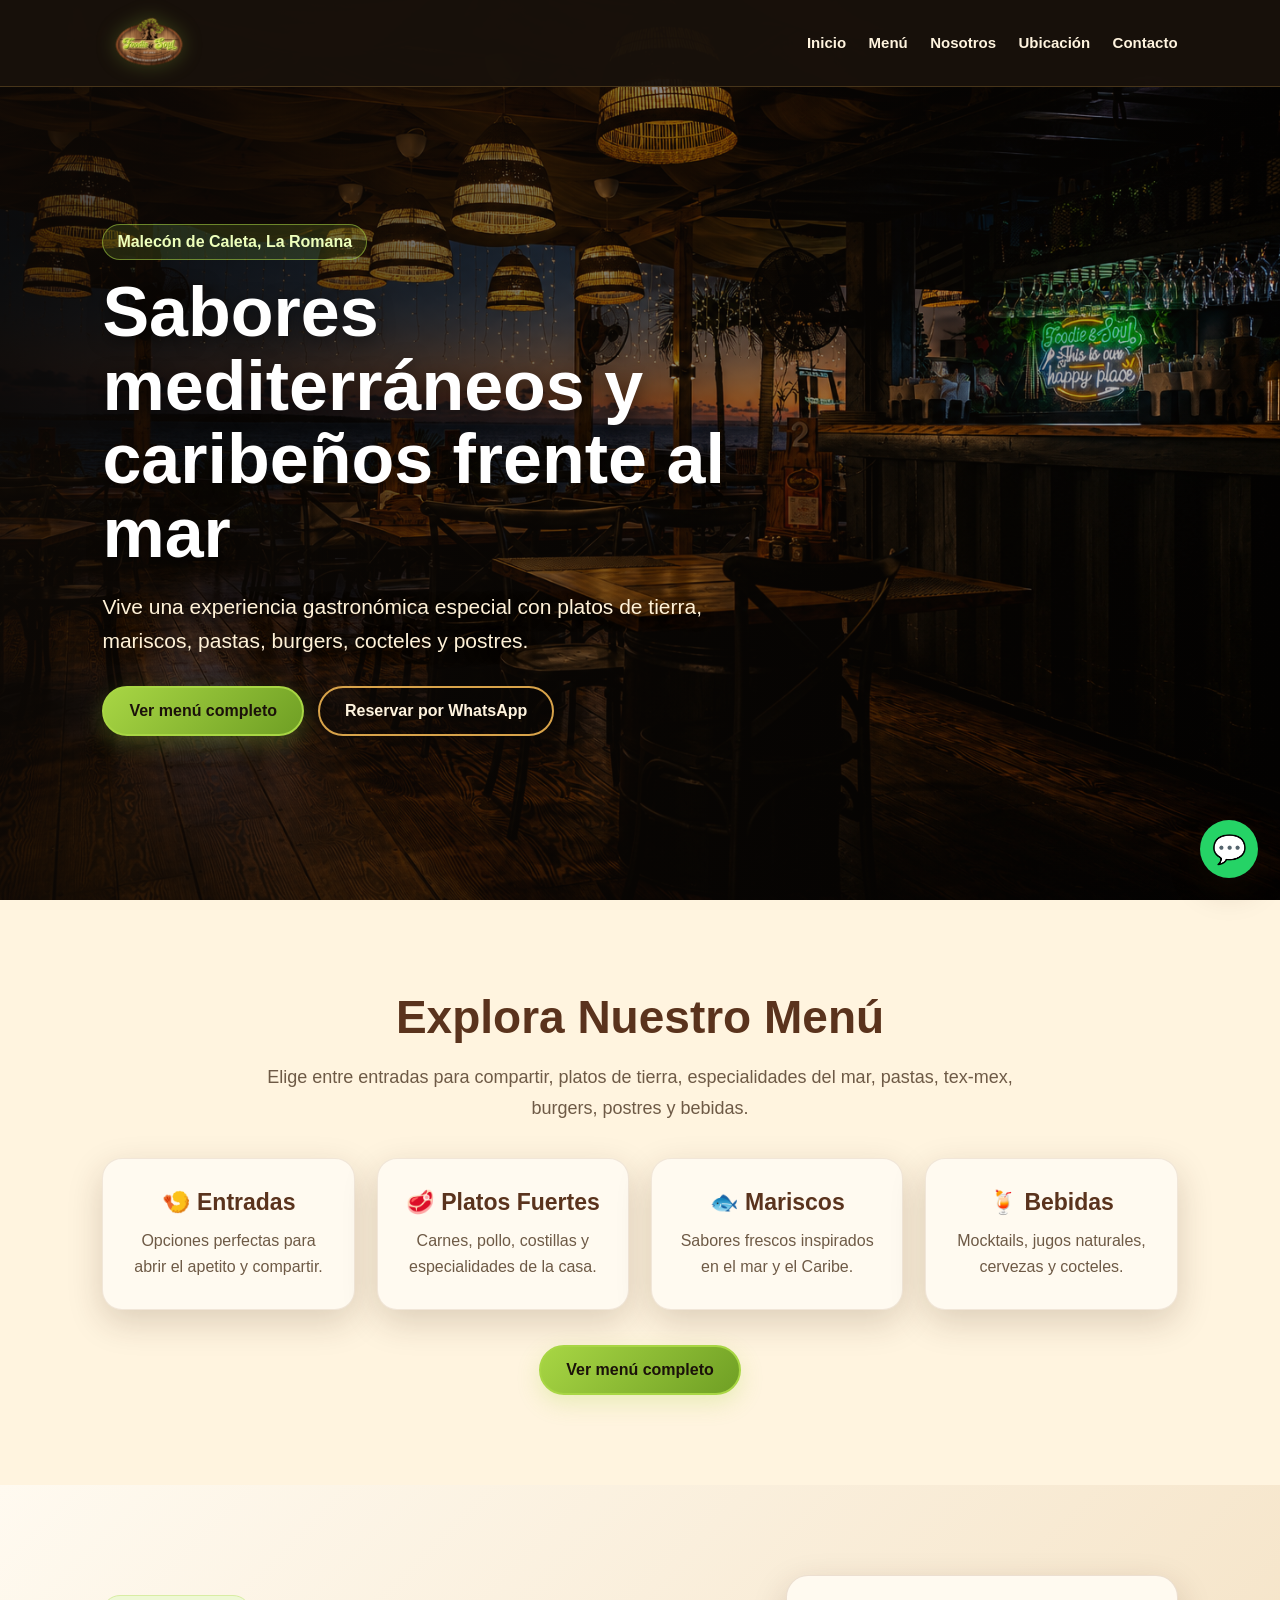
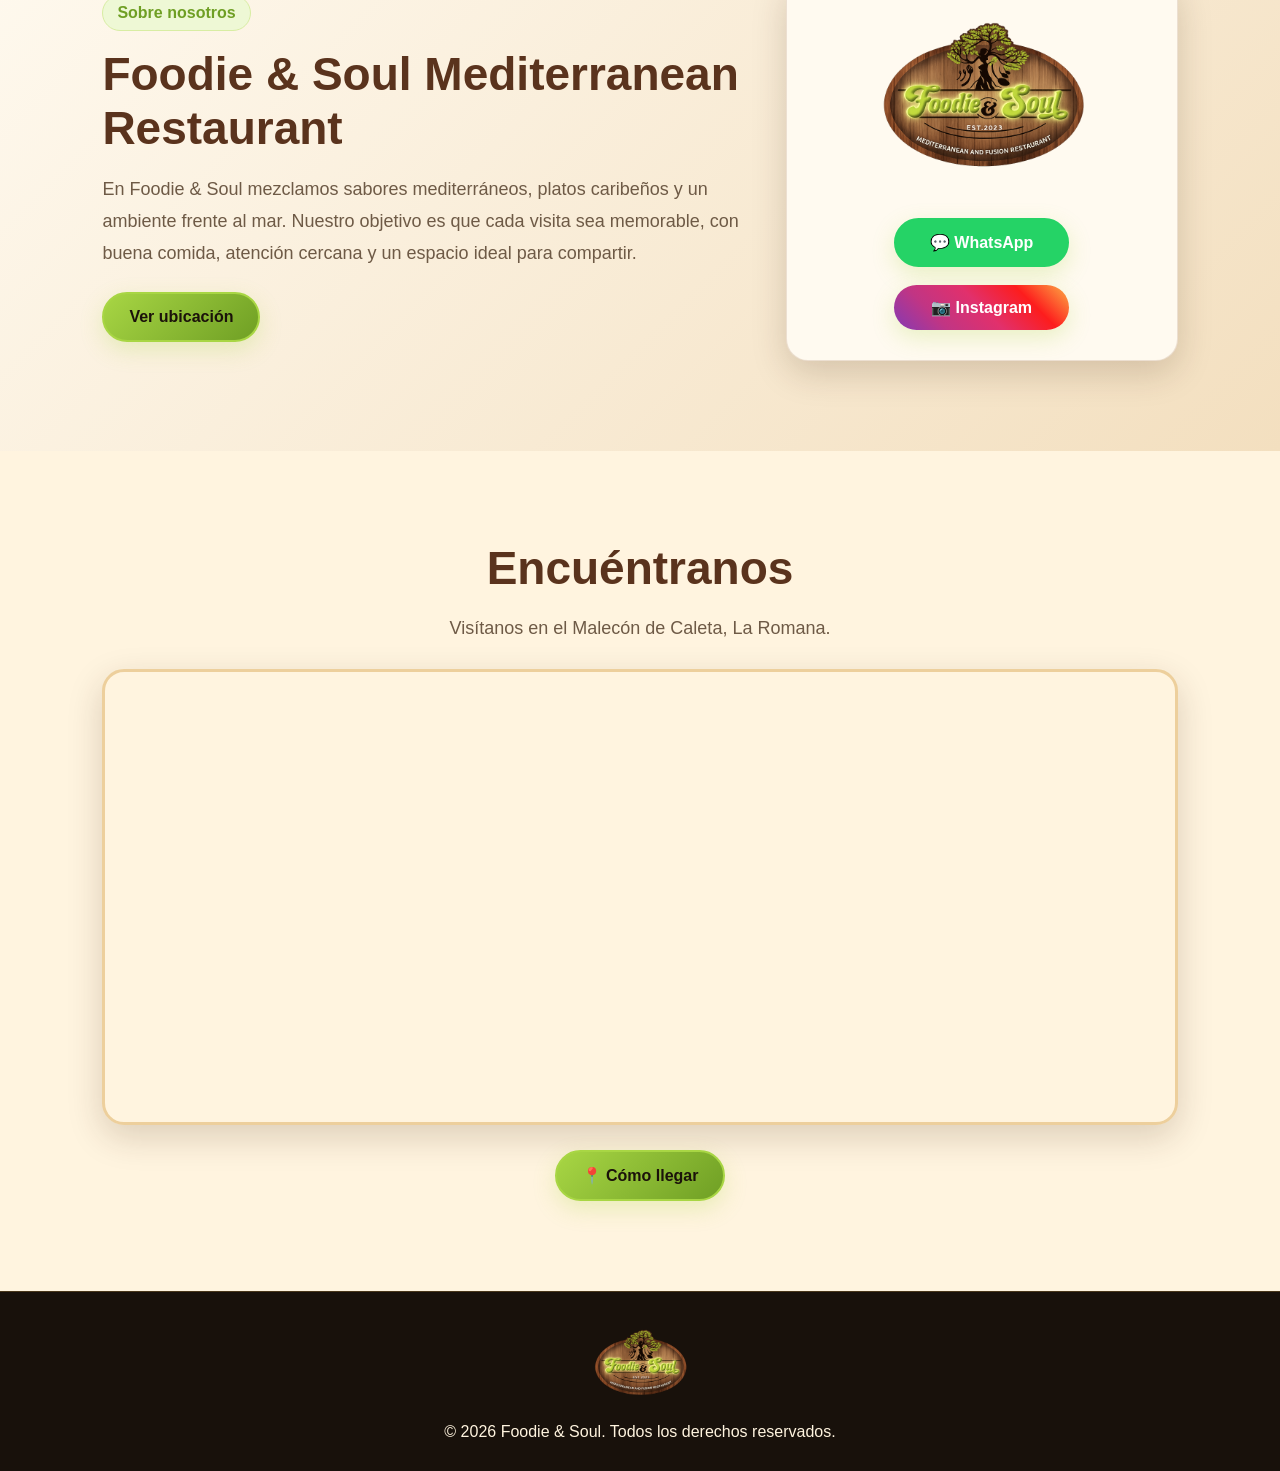
<file: index.html>
<!DOCTYPE html>
<html lang="es">
<head>
  <meta charset="UTF-8" />
  <meta name="viewport" content="width=device-width, initial-scale=1.0" />
  <title>Foodie & Soul | Restaurante Mediterráneo</title>
  <link rel="stylesheet" href="style.css" />
</head>
<body>

<header class="header">
  <a class="logo" href="index.html">
    <img src="img/logo.png" alt="Foodie & Soul Logo">
  </a>

  <nav class="nav">
    <a href="index.html">Inicio</a>
    <a href="menu.html">Menú</a>
    <a href="#nosotros">Nosotros</a>
    <a href="https://maps.google.com/?q=Foodie%20%26%20Soul%20Mediterranean%20Restaurant" target="_blank">Ubicación</a>
    <a href="#contacto">Contacto</a>
  </nav>
</header>

<section class="hero">
  <div class="hero-content">
    <span class="tag">Malecón de Caleta, La Romana</span>
    <h1>Sabores mediterráneos y caribeños frente al mar</h1>
    <p>
      Vive una experiencia gastronómica especial con platos de tierra, mariscos,
      pastas, burgers, cocteles y postres.
    </p>

    <div class="hero-buttons">
      <a class="btn" href="menu.html">Ver menú completo</a>
      <a class="btn btn-outline" href="https://wa.me/18496235058?text=Hola,%20quiero%20hacer%20una%20reserva" target="_blank">
        Reservar por WhatsApp
      </a>
    </div>
  </div>
</section>

<section class="section menu-preview">
  <h2>Explora Nuestro Menú</h2>
  <p class="section-text">
    Elige entre entradas para compartir, platos de tierra, especialidades del mar,
    pastas, tex-mex, burgers, postres y bebidas.
  </p>

  <div class="preview-grid">
    <article class="preview-card">
      <h3>🍤 Entradas</h3>
      <p>Opciones perfectas para abrir el apetito y compartir.</p>
    </article>

    <article class="preview-card">
      <h3>🥩 Platos Fuertes</h3>
      <p>Carnes, pollo, costillas y especialidades de la casa.</p>
    </article>

    <article class="preview-card">
      <h3>🐟 Mariscos</h3>
      <p>Sabores frescos inspirados en el mar y el Caribe.</p>
    </article>

    <article class="preview-card">
      <h3>🍹 Bebidas</h3>
      <p>Mocktails, jugos naturales, cervezas y cocteles.</p>
    </article>
  </div>

  <a class="btn" href="menu.html">Ver menú completo</a>
</section>

<section class="section about" id="nosotros">
  <div class="about-content">
    <div>
      <span class="tag dark">Sobre nosotros</span>
      <h2>Foodie & Soul Mediterranean Restaurant</h2>
      <p>
        En Foodie & Soul mezclamos sabores mediterráneos, platos caribeños y un ambiente
        frente al mar. Nuestro objetivo es que cada visita sea memorable, con buena comida,
        atención cercana y un espacio ideal para compartir.
      </p>

      <a class="btn" href="https://maps.google.com/?q=Foodie%20%26%20Soul%20Mediterranean%20Restaurant" target="_blank">
        Ver ubicación
      </a>
    </div>

    <div class="about-card" id="contacto">
      <img src="img/logo.png" alt="Foodie & Soul">

      <div class="contact-buttons">
        <a class="btn whatsapp-btn" href="https://wa.me/18496235058" target="_blank">
          💬 WhatsApp
        </a>

        <a class="btn instagram-btn" href="https://www.instagram.com/foodiesoulrestaurant/" target="_blank">
          📷 Instagram
        </a>
      </div>
    </div>
  </div>
</section>

<section class="section location">
  <h2>Encuéntranos</h2>
  <p class="section-text">Visítanos en el Malecón de Caleta, La Romana.</p>

  <div class="map">
    <iframe
      src="https://www.google.com/maps/embed?pb=!1m18!1m12!1m3!1d7571.557043476882!2d-69.0031246292325!3d18.402928445529554!2m3!1f0!2f0!3f0!3m2!1i1024!2i768!4f13.1!3m3!1m2!1s0x8eaf55e6c94b8949%3A0x6c0750fdd079b8f0!2sFoodie%20%26%20Soul%20Mediterranean%20Restaurant!5e0!3m2!1ses!2sdo!4v1782445304071!5m2!1ses!2sdo"
      width="100%"
      height="450"
      style="border:0;"
      allowfullscreen=""
      loading="lazy"
      referrerpolicy="strict-origin-when-cross-origin">
    </iframe>
  </div>

  <a class="btn maps-btn" href="https://maps.google.com/?q=Foodie%20%26%20Soul%20Mediterranean%20Restaurant" target="_blank">
    📍 Cómo llegar
  </a>
</section>

<footer>
  <img src="img/logo.png" alt="Foodie & Soul Logo">
  <p>© 2026 Foodie & Soul. Todos los derechos reservados.</p>
</footer>

<a class="whatsapp-float" href="https://wa.me/18496235058?text=Hola,%20quiero%20hacer%20una%20reserva" target="_blank">💬</a>

</body>
</html>
</file>
<file: style.css>
* {
  margin: 0;
  padding: 0;
  box-sizing: border-box;
  font-family: Arial, Helvetica, sans-serif;
}

:root {
  --dark: #18110b;
  --brown: #5a331d;
  --wood: #8a552f;
  --gold: #d8a34a;
  --cream: #fff4df;
  --paper: #fffaf0;
  --green: #a8d644;
  --green-dark: #6f9f24;
  --white: #ffffff;
  --text: #25170d;
  --muted: #6e5a46;
  --shadow: 0 12px 35px rgba(60, 32, 13, .18);
}

html {
  scroll-behavior: smooth;
}

body {
  background: var(--cream);
  color: var(--text);
}

.header {
  width: 100%;
  padding: 12px 8%;
  background: rgba(24, 17, 11, .96);
  display: flex;
  justify-content: space-between;
  align-items: center;
  position: fixed;
  top: 0;
  z-index: 20;
  border-bottom: 1px solid rgba(216, 163, 74, .25);
}

.logo {
  display: flex;
  align-items: center;
  text-decoration: none;
}

.logo img {
  height: 62px;
  width: auto;
  display: block;
  filter: drop-shadow(0 0 10px rgba(168, 214, 68, .25));
}

.nav a {
  color: #fff4df;
  text-decoration: none;
  margin-left: 18px;
  font-weight: 700;
  font-size: 15px;
}

.nav a:hover {
  color: var(--green);
}

.hero {
  min-height: 100vh;
  background:
    linear-gradient(
      90deg,
      rgba(15,10,6,.75) 0%,
      rgba(15,10,6,.55) 42%,
      rgba(15,10,6,.20) 100%
    ),
    url("img/hero-foodie-soul.png");
  background-repeat: no-repeat;
  background-size: cover;
  background-position: center center;
  display: flex;
  align-items: center;
  padding: 140px 8% 80px;
  color: white;
}

.hero-content {
  max-width: 700px;
}

.tag {
  display: inline-block;
  background: rgba(168, 214, 68, .15);
  color: #edffbb;
  border: 1px solid rgba(168, 214, 68, .55);
  padding: 8px 14px;
  border-radius: 999px;
  margin-bottom: 16px;
  font-weight: bold;
}

.tag.dark {
  color: var(--green-dark);
  background: #eef8d5;
  border-color: #d8eda3;
}

.hero h1 {
  font-size: clamp(38px, 7vw, 70px);
  line-height: 1.05;
  margin-bottom: 20px;
  text-shadow: 0 4px 18px rgba(0,0,0,.55);
}

.hero p {
  font-size: 21px;
  line-height: 1.6;
  max-width: 620px;
  margin-bottom: 28px;
  color: #fff2d8;
  text-shadow: 0 3px 14px rgba(0,0,0,.5);
}

.hero-buttons {
  display: flex;
  gap: 14px;
  flex-wrap: wrap;
}

.btn {
  display: inline-block;
  background: linear-gradient(135deg, var(--green), var(--green-dark));
  color: #1b120a;
  padding: 14px 25px;
  text-decoration: none;
  border-radius: 30px;
  font-weight: 900;
  border: 2px solid var(--green);
  transition: .25s;
  box-shadow: 0 8px 22px rgba(168, 214, 68, .25);
}

.btn:hover {
  transform: translateY(-2px);
  filter: brightness(1.05);
}

.btn-outline {
  background: transparent;
  color: #fff4df;
  border-color: var(--gold);
  box-shadow: none;
}

.btn-outline:hover {
  background: var(--gold);
  color: var(--dark);
}

.section {
  padding: 90px 8%;
  text-align: center;
}

.section h2 {
  font-size: clamp(32px, 5vw, 46px);
  margin-bottom: 18px;
  color: var(--brown);
}

.section-text {
  max-width: 760px;
  margin: 0 auto 35px;
  font-size: 18px;
  line-height: 1.7;
  color: var(--muted);
}

.preview-grid {
  display: grid;
  grid-template-columns: repeat(auto-fit, minmax(220px, 1fr));
  gap: 22px;
  margin-bottom: 35px;
}

.preview-card {
  background: var(--paper);
  padding: 30px 22px;
  border-radius: 20px;
  box-shadow: var(--shadow);
  border: 1px solid rgba(138, 85, 47, .12);
  transition: .25s;
}

.preview-card:hover {
  transform: translateY(-7px);
  border-color: rgba(168, 214, 68, .55);
}

.preview-card h3 {
  font-size: 23px;
  margin-bottom: 12px;
  color: var(--brown);
}

.preview-card p {
  color: var(--muted);
  line-height: 1.6;
}

.about {
  background: linear-gradient(135deg, #fffaf0, #f3dfbf);
}

.about-content {
  display: grid;
  grid-template-columns: 1.5fr .9fr;
  gap: 30px;
  text-align: left;
  align-items: center;
}

.about-content p {
  font-size: 18px;
  line-height: 1.8;
  color: var(--muted);
  margin-bottom: 22px;
}

.about-card {
  background: #fffaf0;
  padding: 30px;
  border-radius: 22px;
  box-shadow: var(--shadow);
  border: 1px solid rgba(138, 85, 47, .16);
  text-align: center;
}

.about-card img {
  width: 100%;
  max-width: 280px;
  display: block;
  margin: 0 auto 22px;
  border-radius: 16px;
}

.contact-buttons {
  display: flex;
  justify-content: center;
  align-items: center;
  gap: 18px;
  margin-top: 25px;
  flex-wrap: wrap;
}

.contact-buttons .btn {
  width: 175px;
  text-align: center;
  padding: 13px 18px;
}

.whatsapp-btn {
  background: #25D366;
  border-color: #25D366;
  color: white;
}

.whatsapp-btn:hover {
  background: #1ea952;
  border-color: #1ea952;
}

.instagram-btn {
  background: linear-gradient(45deg, #833AB4, #C13584, #E1306C, #FD1D1D, #FCAF45);
  border: none;
  color: white;
}

.instagram-btn:hover {
  transform: translateY(-3px);
  box-shadow: 0 10px 25px rgba(225,48,108,.35);
}

.location p {
  font-size: 18px;
  margin-bottom: 13px;
}

.map {
  margin-top: 25px;
  border-radius: 22px;
  overflow: hidden;
  box-shadow: var(--shadow);
  border: 3px solid rgba(216, 163, 74, .45);
}

.map iframe {
  display: block;
}

.maps-btn {
  margin-top: 25px;
}

footer {
  background: var(--dark);
  color: #fff4df;
  text-align: center;
  padding: 30px;
  border-top: 1px solid rgba(216, 163, 74, .25);
}

footer img {
  height: 85px;
  margin-bottom: 12px;
}

.whatsapp-float {
  position: fixed;
  right: 22px;
  bottom: 22px;
  width: 58px;
  height: 58px;
  border-radius: 50%;
  background: #25d366;
  color: white;
  display: flex;
  align-items: center;
  justify-content: center;
  text-decoration: none;
  font-size: 28px;
  box-shadow: var(--shadow);
  z-index: 30;
}

.menu-hero {
  padding: 150px 8% 70px;
  text-align: center;
  color: white;
  background:
    radial-gradient(circle at 70% 25%, rgba(168, 214, 68, .18), transparent 28%),
    linear-gradient(rgba(24,17,11,.72), rgba(24,17,11,.72)),
    url("https://images.unsplash.com/photo-1504674900247-0877df9cc836") center/cover;
}

.menu-page-logo {
  width: min(330px, 80vw);
  margin-bottom: 18px;
  border-radius: 20px;
  filter: drop-shadow(0 0 18px rgba(168, 214, 68, .3));
}

.menu-hero h1 {
  font-size: clamp(42px, 7vw, 72px);
  margin-bottom: 15px;
}

.menu-hero p {
  font-size: 20px;
  color: #fff2d8;
}

.menu-section {
  padding-top: 60px;
}

.filters {
  margin-bottom: 35px;
}

.filters button {
  padding: 11px 18px;
  margin: 6px;
  border: none;
  background: var(--brown);
  color: #fff4df;
  border-radius: 20px;
  cursor: pointer;
  font-weight: 800;
  transition: .25s;
  border: 1px solid rgba(216, 163, 74, .35);
}

.filters button:hover {
  background: var(--green-dark);
  color: #fff;
  transform: translateY(-2px);
}

.menu-grid {
  display: grid;
  grid-template-columns: repeat(auto-fit, minmax(255px, 1fr));
  gap: 24px;
}

.card {
  background: var(--paper);
  border-radius: 20px;
  overflow: hidden;
  box-shadow: var(--shadow);
  transition: .25s;
  border: 1px solid rgba(138, 85, 47, .12);
}

.card:hover {
  transform: translateY(-7px);
  border-color: rgba(168, 214, 68, .55);
}

.card img {
  width: 100%;
  height: 190px;
  object-fit: cover;
}

.card-content {
  padding: 20px;
  text-align: left;
}

.card-content h3 {
  margin-bottom: 10px;
  color: var(--brown);
}

.card-content p {
  color: var(--muted);
  margin-bottom: 14px;
  line-height: 1.55;
  font-size: 15px;
}

.price {
  color: var(--green-dark);
  font-size: 20px;
  font-weight: 900;
}

.tax-note {
  margin-top: 30px;
  font-weight: 900;
  color: var(--green-dark);
  letter-spacing: .5px;
}

@media (max-width: 850px) {
  .header {
    flex-direction: column;
    gap: 12px;
    padding: 12px 5%;
  }

  .logo img {
    height: 54px;
  }

  .nav {
    text-align: center;
  }

  .nav a {
    margin: 0 7px;
    font-size: 14px;
    line-height: 2;
  }

  .about-content {
    grid-template-columns: 1fr;
  }

  .hero {
    padding-top: 185px;
    background-size: cover;
    background-position: center center;
  }
}

@media (max-width: 520px) {
  .section {
    padding: 70px 5%;
  }

  .hero-buttons {
    flex-direction: column;
  }

  .btn {
    text-align: center;
  }

  .contact-buttons {
    flex-direction: column;
  }

  .contact-buttons .btn {
    width: 100%;
  }

  footer img {
    height: 70px;
  }
}
</file>
